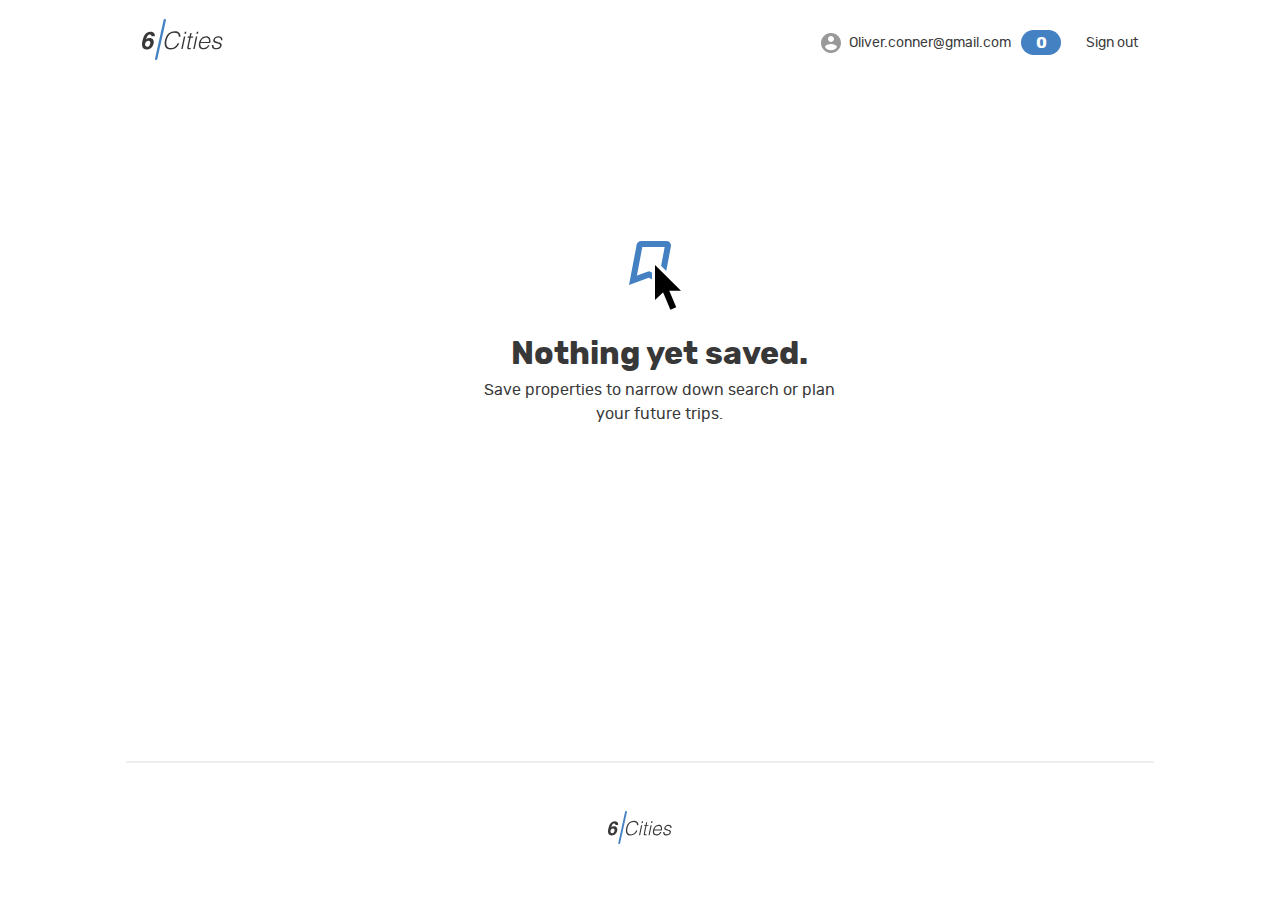
<file: markup/favorites-empty.html>
<!DOCTYPE html>
<html lang="en">
  <head>
    <meta charset="utf-8">
    <meta http-equiv="X-UA-Compatible" content="IE=edge">
    <meta name="viewport" content="width=device-width, initial-scale=1.0">
    <title>6 cities: favorites empty</title>
    <link rel="stylesheet" href="css/main.css">
  </head>

  <body>
    <div style="display: none">
      <!--
        Нет необходимости копировать данный блок в компоненты. Блок с `svg`-изображениями
        присутствует в разметке файла `index.html`.
      -->
      <svg xmlns="http://www.w3.org/2000/svg"><symbol id="icon-arrow-select" viewbox="0 0 7 4"><path fill-rule="evenodd" clip-rule="evenodd" d="M0 0l3.5 2.813L7 0v1.084L3.5 4 0 1.084V0z"></path></symbol><symbol id="icon-bookmark" viewbox="0 0 17 18"><path d="M3.993 2.185l.017-.092V2c0-.554.449-1 .99-1h10c.522 0 .957.41.997.923l-2.736 14.59-4.814-2.407-.39-.195-.408.153L1.31 16.44 3.993 2.185z"></path></symbol><symbol id="icon-star" viewbox="0 0 13 12"><path fill-rule="evenodd" clip-rule="evenodd" d="M6.5 9.644L10.517 12 9.451 7.56 13 4.573l-4.674-.386L6.5 0 4.673 4.187 0 4.573 3.549 7.56 2.483 12 6.5 9.644z"></path></symbol></svg>
    </div>

    <div class="page page--favorites-empty">
      <header class="header">
        <div class="container">
          <div class="header__wrapper">
            <div class="header__left">
              <a class="header__logo-link" href="main.html">
                <img class="header__logo" src="img/logo.svg" alt="6 cities logo" width="81" height="41">
              </a>
            </div>
            <nav class="header__nav">
              <ul class="header__nav-list">
                <li class="header__nav-item user">
                  <a class="header__nav-link header__nav-link--profile" href="#">
                    <div class="header__avatar-wrapper user__avatar-wrapper">
                    </div>
                    <span class="header__user-name user__name">Oliver.conner@gmail.com</span>
                    <span class="header__favorite-count">0</span>
                  </a>
                </li>
                <li class="header__nav-item">
                  <a class="header__nav-link" href="#">
                    <span class="header__signout">Sign out</span>
                  </a>
                </li>
              </ul>
            </nav>
          </div>
        </div>
      </header>

      <main class="page__main page__main--favorites page__main--favorites-empty">
        <div class="page__favorites-container container">
          <section class="favorites favorites--empty">
            <h1 class="visually-hidden">Favorites (empty)</h1>
            <div class="favorites__status-wrapper">
              <b class="favorites__status">Nothing yet saved.</b>
              <p class="favorites__status-description">Save properties to narrow down search or plan your future trips.</p>
            </div>
          </section>
        </div>
      </main>
      <footer class="footer">
        <a class="footer__logo-link" href="main.html">
          <img class="footer__logo" src="img/logo.svg" alt="6 cities logo" width="64" height="33">
        </a>
      </footer>
    </div>
  </body>
</html>
</file>
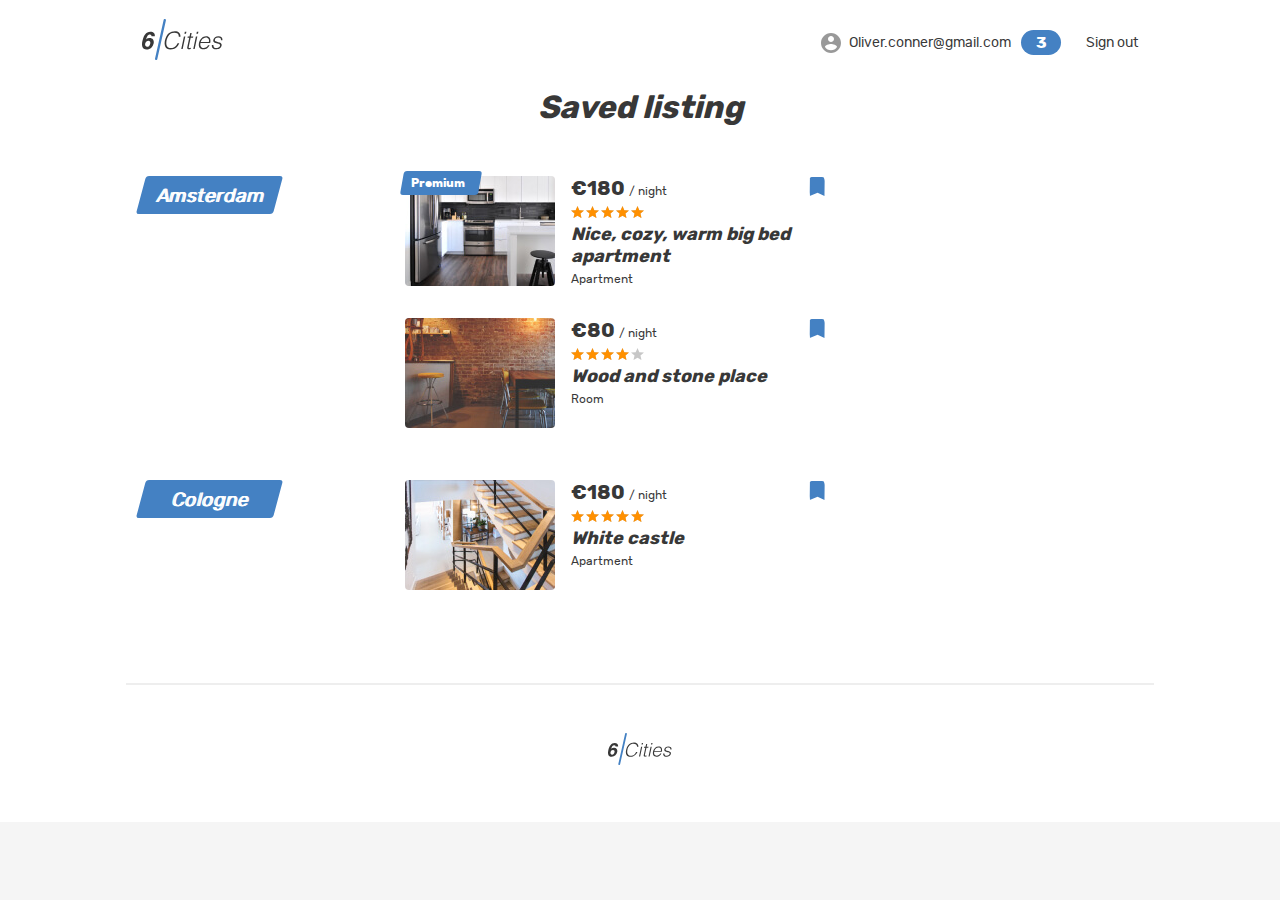
<file: markup/favorites.html>
<!DOCTYPE html>
<html lang="en">
  <head>
    <meta charset="utf-8">
    <meta http-equiv="X-UA-Compatible" content="IE=edge">
    <meta name="viewport" content="width=device-width, initial-scale=1.0">
    <title>6 cities: favorites</title>
    <link rel="stylesheet" href="css/main.css">
  </head>

  <body>
    <div style="display: none">
      <!--
        Нет необходимости копировать данный блок в компоненты. Блок с `svg`-изображениями
        присутствует в разметке файла `index.html`.
      -->
      <svg xmlns="http://www.w3.org/2000/svg"><symbol id="icon-arrow-select" viewbox="0 0 7 4"><path fill-rule="evenodd" clip-rule="evenodd" d="M0 0l3.5 2.813L7 0v1.084L3.5 4 0 1.084V0z"></path></symbol><symbol id="icon-bookmark" viewbox="0 0 17 18"><path d="M3.993 2.185l.017-.092V2c0-.554.449-1 .99-1h10c.522 0 .957.41.997.923l-2.736 14.59-4.814-2.407-.39-.195-.408.153L1.31 16.44 3.993 2.185z"></path></symbol><symbol id="icon-star" viewbox="0 0 13 12"><path fill-rule="evenodd" clip-rule="evenodd" d="M6.5 9.644L10.517 12 9.451 7.56 13 4.573l-4.674-.386L6.5 0 4.673 4.187 0 4.573 3.549 7.56 2.483 12 6.5 9.644z"></path></symbol></svg>
    </div>

    <div class="page">
      <header class="header">
        <div class="container">
          <div class="header__wrapper">
            <div class="header__left">
              <a class="header__logo-link" href="main.html">
                <img class="header__logo" src="img/logo.svg" alt="6 cities logo" width="81" height="41">
              </a>
            </div>
            <nav class="header__nav">
              <ul class="header__nav-list">
                <li class="header__nav-item user">
                  <a class="header__nav-link header__nav-link--profile" href="#">
                    <div class="header__avatar-wrapper user__avatar-wrapper">
                    </div>
                    <span class="header__user-name user__name">Oliver.conner@gmail.com</span>
                    <span class="header__favorite-count">3</span>
                  </a>
                </li>
                <li class="header__nav-item">
                  <a class="header__nav-link" href="#">
                    <span class="header__signout">Sign out</span>
                  </a>
                </li>
              </ul>
            </nav>
          </div>
        </div>
      </header>

      <main class="page__main page__main--favorites">
        <div class="page__favorites-container container">
          <section class="favorites">
            <h1 class="favorites__title">Saved listing</h1>
            <ul class="favorites__list">
              <li class="favorites__locations-items">
                <div class="favorites__locations locations locations--current">
                  <div class="locations__item">
                    <a class="locations__item-link" href="#">
                      <span>Amsterdam</span>
                    </a>
                  </div>
                </div>
                <div class="favorites__places">
                  <article class="favorites__card place-card">
                    <div class="place-card__mark">
                      <span>Premium</span>
                    </div>
                    <div class="favorites__image-wrapper place-card__image-wrapper">
                      <a href="#">
                        <img class="place-card__image" src="img/apartment-small-03.jpg" width="150" height="110" alt="Place image">
                      </a>
                    </div>
                    <div class="favorites__card-info place-card__info">
                      <div class="place-card__price-wrapper">
                        <div class="place-card__price">
                          <b class="place-card__price-value">&euro;180</b>
                          <span class="place-card__price-text">&#47;&nbsp;night</span>
                        </div>
                        <button class="place-card__bookmark-button place-card__bookmark-button--active button" type="button">
                          <svg class="place-card__bookmark-icon" width="18" height="19">
                            <use xlink:href="#icon-bookmark"></use>
                          </svg>
                          <span class="visually-hidden">In bookmarks</span>
                        </button>
                      </div>
                      <div class="place-card__rating rating">
                        <div class="place-card__stars rating__stars">
                          <span style="width: 100%"></span>
                          <span class="visually-hidden">Rating</span>
                        </div>
                      </div>
                      <h2 class="place-card__name">
                        <a href="#">Nice, cozy, warm big bed apartment</a>
                      </h2>
                      <p class="place-card__type">Apartment</p>
                    </div>
                  </article>

                  <article class="favorites__card place-card">
                    <div class="favorites__image-wrapper place-card__image-wrapper">
                      <a href="#">
                        <img class="place-card__image" src="img/room-small.jpg" width="150" height="110" alt="Place image">
                      </a>
                    </div>
                    <div class="favorites__card-info place-card__info">
                      <div class="place-card__price-wrapper">
                        <div class="place-card__price">
                          <b class="place-card__price-value">&euro;80</b>
                          <span class="place-card__price-text">&#47;&nbsp;night</span>
                        </div>
                        <button class="place-card__bookmark-button place-card__bookmark-button--active button" type="button">
                          <svg class="place-card__bookmark-icon" width="18" height="19">
                            <use xlink:href="#icon-bookmark"></use>
                          </svg>
                          <span class="visually-hidden">In bookmarks</span>
                        </button>
                      </div>
                      <div class="place-card__rating rating">
                        <div class="place-card__stars rating__stars">
                          <span style="width: 80%"></span>
                          <span class="visually-hidden">Rating</span>
                        </div>
                      </div>
                      <h2 class="place-card__name">
                        <a href="#">Wood and stone place</a>
                      </h2>
                      <p class="place-card__type">Room</p>
                    </div>
                  </article>
                </div>
              </li>

              <li class="favorites__locations-items">
                <div class="favorites__locations locations locations--current">
                  <div class="locations__item">
                    <a class="locations__item-link" href="#">
                      <span>Cologne</span>
                    </a>
                  </div>
                </div>
                <div class="favorites__places">
                  <article class="favorites__card place-card">
                    <div class="favorites__image-wrapper place-card__image-wrapper">
                      <a href="#">
                        <img class="place-card__image" src="img/apartment-small-04.jpg" width="150" height="110" alt="Place image">
                      </a>
                    </div>
                    <div class="favorites__card-info place-card__info">
                      <div class="place-card__price-wrapper">
                        <div class="place-card__price">
                          <b class="place-card__price-value">&euro;180</b>
                          <span class="place-card__price-text">&#47;&nbsp;night</span>
                        </div>
                        <button class="place-card__bookmark-button place-card__bookmark-button--active button" type="button">
                          <svg class="place-card__bookmark-icon" width="18" height="19">
                            <use xlink:href="#icon-bookmark"></use>
                          </svg>
                          <span class="visually-hidden">In bookmarks</span>
                        </button>
                      </div>
                      <div class="place-card__rating rating">
                        <div class="place-card__stars rating__stars">
                          <span style="width: 100%"></span>
                          <span class="visually-hidden">Rating</span>
                        </div>
                      </div>
                      <h2 class="place-card__name">
                        <a href="#">White castle</a>
                      </h2>
                      <p class="place-card__type">Apartment</p>
                    </div>
                  </article>
                </div>
              </li>
            </ul>
          </section>
        </div>
      </main>
      <footer class="footer container">
        <a class="footer__logo-link" href="main.html">
          <img class="footer__logo" src="img/logo.svg" alt="6 cities logo" width="64" height="33">
        </a>
      </footer>
    </div>
  </body>
</html>
</file>
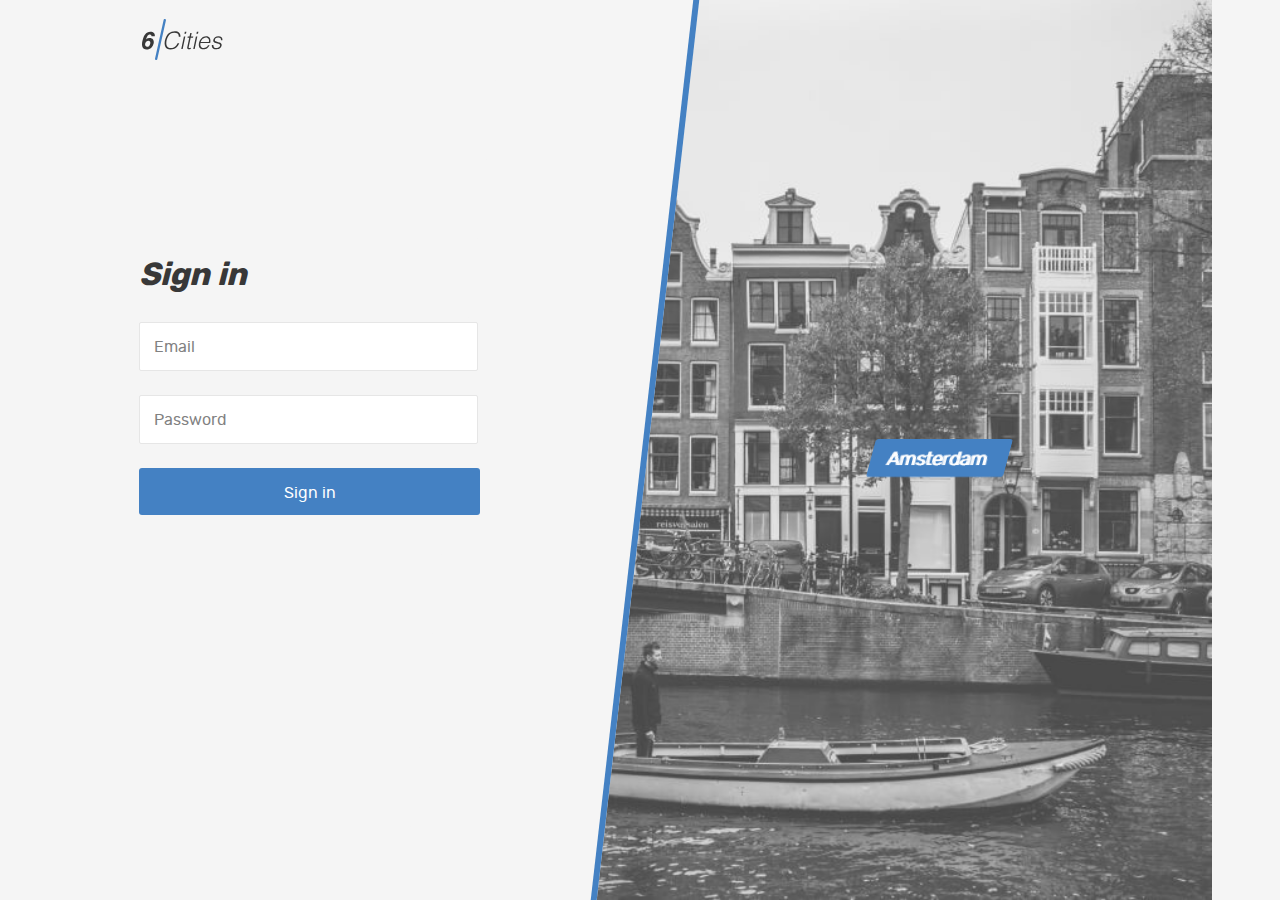
<file: markup/login.html>
<!DOCTYPE html>
<html lang="en">
  <head>
    <meta charset="utf-8">
    <meta http-equiv="X-UA-Compatible" content="IE=edge">
    <meta name="viewport" content="width=device-width, initial-scale=1.0">
    <title>6 cities: authorization</title>
    <link rel="stylesheet" href="css/main.css">
  </head>

  <body>
    <div style="display: none">
      <!--
        Нет необходимости копировать данный блок в компоненты. Блок с `svg`-изображениями
        присутствует в разметке файла `index.html`.
      -->
      <svg xmlns="http://www.w3.org/2000/svg"><symbol id="icon-arrow-select" viewbox="0 0 7 4"><path fill-rule="evenodd" clip-rule="evenodd" d="M0 0l3.5 2.813L7 0v1.084L3.5 4 0 1.084V0z"></path></symbol><symbol id="icon-bookmark" viewbox="0 0 17 18"><path d="M3.993 2.185l.017-.092V2c0-.554.449-1 .99-1h10c.522 0 .957.41.997.923l-2.736 14.59-4.814-2.407-.39-.195-.408.153L1.31 16.44 3.993 2.185z"></path></symbol><symbol id="icon-star" viewbox="0 0 13 12"><path fill-rule="evenodd" clip-rule="evenodd" d="M6.5 9.644L10.517 12 9.451 7.56 13 4.573l-4.674-.386L6.5 0 4.673 4.187 0 4.573 3.549 7.56 2.483 12 6.5 9.644z"></path></symbol></svg>
    </div>

    <div class="page page--gray page--login">
      <header class="header">
        <div class="container">
          <div class="header__wrapper">
            <div class="header__left">
              <a class="header__logo-link" href="main.html">
                <img class="header__logo" src="img/logo.svg" alt="6 cities logo" width="81" height="41">
              </a>
            </div>
          </div>
        </div>
      </header>

      <main class="page__main page__main--login">
        <div class="page__login-container container">
          <section class="login">
            <h1 class="login__title">Sign in</h1>
            <form class="login__form form" action="#" method="post">
              <div class="login__input-wrapper form__input-wrapper">
                <label class="visually-hidden">E-mail</label>
                <input class="login__input form__input" type="email" name="email" placeholder="Email" required="">
              </div>
              <div class="login__input-wrapper form__input-wrapper">
                <label class="visually-hidden">Password</label>
                <input class="login__input form__input" type="password" name="password" placeholder="Password" required="">
              </div>
              <button class="login__submit form__submit button" type="submit">Sign in</button>
            </form>
          </section>
          <section class="locations locations--login locations--current">
            <div class="locations__item">
              <a class="locations__item-link" href="#">
                <span>Amsterdam</span>
              </a>
            </div>
          </section>
        </div>
      </main>
    </div>
  </body>
</html>
</file>
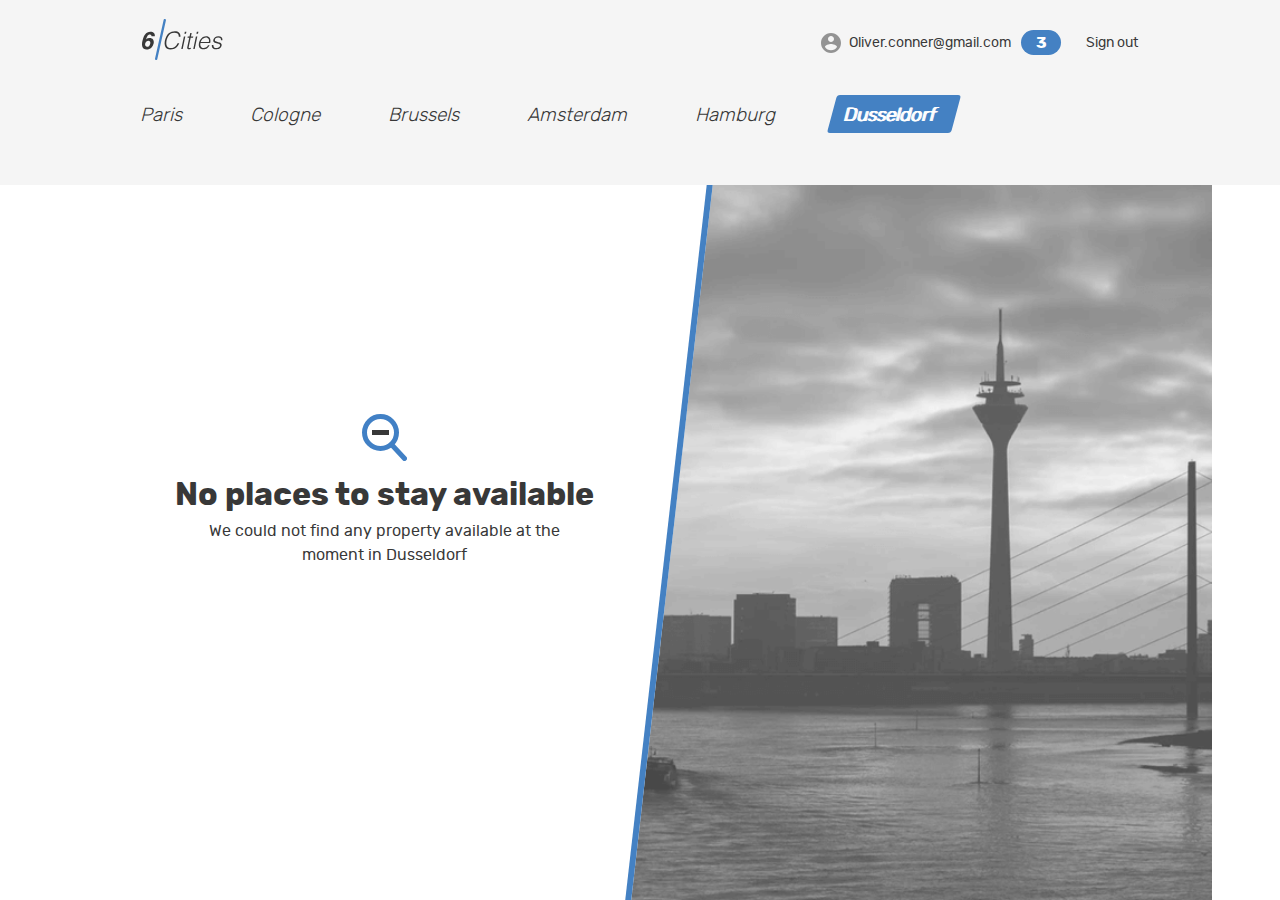
<file: markup/main-empty.html>
<!DOCTYPE html>
<html lang="en">
  <head>
    <meta charset="utf-8">
    <meta http-equiv="X-UA-Compatible" content="IE=edge">
    <meta name="viewport" content="width=device-width, initial-scale=1.0">
    <title>6 cities</title>
    <link rel="stylesheet" href="css/main.css">
  </head>

  <body>
    <div style="display: none">
      <!--
        Нет необходимости копировать данный блок в компоненты. Блок с `svg`-изображениями
        присутствует в разметке файла `index.html`.
      -->
      <svg xmlns="http://www.w3.org/2000/svg"><symbol id="icon-arrow-select" viewbox="0 0 7 4"><path fill-rule="evenodd" clip-rule="evenodd" d="M0 0l3.5 2.813L7 0v1.084L3.5 4 0 1.084V0z"></path></symbol><symbol id="icon-bookmark" viewbox="0 0 17 18"><path d="M3.993 2.185l.017-.092V2c0-.554.449-1 .99-1h10c.522 0 .957.41.997.923l-2.736 14.59-4.814-2.407-.39-.195-.408.153L1.31 16.44 3.993 2.185z"></path></symbol><symbol id="icon-star" viewbox="0 0 13 12"><path fill-rule="evenodd" clip-rule="evenodd" d="M6.5 9.644L10.517 12 9.451 7.56 13 4.573l-4.674-.386L6.5 0 4.673 4.187 0 4.573 3.549 7.56 2.483 12 6.5 9.644z"></path></symbol></svg>
    </div>

    <div class="page page--gray page--main">
      <header class="header">
        <div class="container">
          <div class="header__wrapper">
            <div class="header__left">
              <a class="header__logo-link header__logo-link--active">
                <img class="header__logo" src="img/logo.svg" alt="6 cities logo" width="81" height="41">
              </a>
            </div>
            <nav class="header__nav">
              <ul class="header__nav-list">
                <li class="header__nav-item user">
                  <a class="header__nav-link header__nav-link--profile" href="#">
                    <div class="header__avatar-wrapper user__avatar-wrapper">
                    </div>
                    <span class="header__user-name user__name">Oliver.conner@gmail.com</span>
                    <span class="header__favorite-count">3</span>
                  </a>
                </li>
                <li class="header__nav-item">
                  <a class="header__nav-link" href="#">
                    <span class="header__signout">Sign out</span>
                  </a>
                </li>
              </ul>
            </nav>
          </div>
        </div>
      </header>

      <main class="page__main page__main--index page__main--index-empty">
        <h1 class="visually-hidden">Cities</h1>
        <div class="tabs">
          <section class="locations container">
            <ul class="locations__list tabs__list">
              <li class="locations__item">
                <a class="locations__item-link tabs__item" href="#">
                  <span>Paris</span>
                </a>
              </li>
              <li class="locations__item">
                <a class="locations__item-link tabs__item" href="#">
                  <span>Cologne</span>
                </a>
              </li>
              <li class="locations__item">
                <a class="locations__item-link tabs__item" href="#">
                  <span>Brussels</span>
                </a>
              </li>
              <li class="locations__item">
                <a class="locations__item-link tabs__item">
                  <span>Amsterdam</span>
                </a>
              </li>
              <li class="locations__item">
                <a class="locations__item-link tabs__item" href="#">
                  <span>Hamburg</span>
                </a>
              </li>
              <li class="locations__item">
                <a class="locations__item-link tabs__item tabs__item--active" href="#">
                  <span>Dusseldorf</span>
                </a>
              </li>
            </ul>
          </section>
        </div>
        <div class="cities">
          <div class="cities__places-container cities__places-container--empty container">
            <section class="cities__no-places">
              <div class="cities__status-wrapper tabs__content">
                <b class="cities__status">No places to stay available</b>
                <p class="cities__status-description">We could not find any property available at the moment in Dusseldorf</p>
              </div>
            </section>
            <div class="cities__right-section"></div>
          </div>
        </div>
      </main>
    </div></body>

</html>
</file>
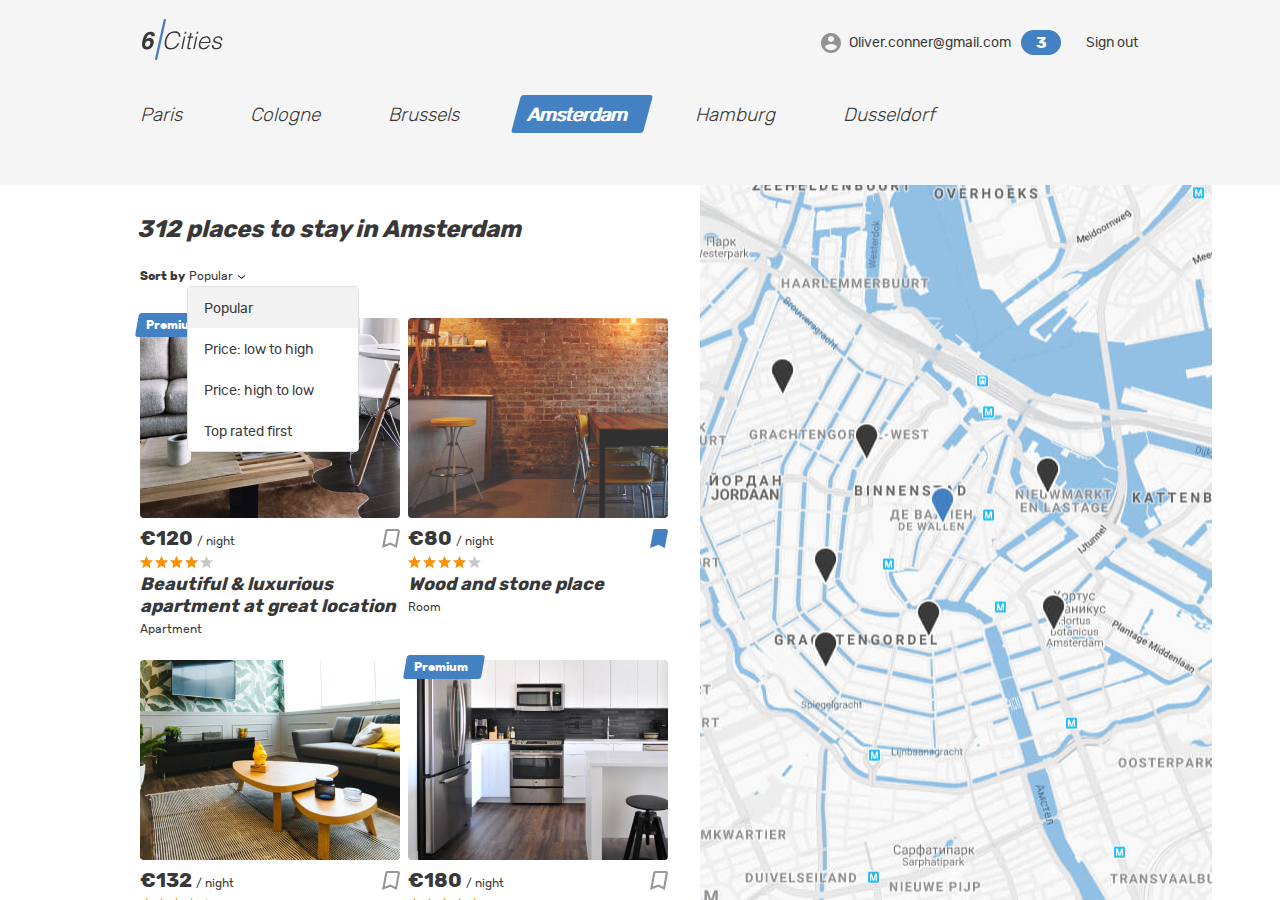
<file: markup/main.html>
<!DOCTYPE html>
<html lang="en">
  <head>
    <meta charset="utf-8">
    <meta http-equiv="X-UA-Compatible" content="IE=edge">
    <meta name="viewport" content="width=device-width, initial-scale=1.0">
    <title>6 cities</title>
    <link rel="stylesheet" href="css/main.css">
  </head>

  <body>
    <div style="display: none">
      <!--
        Нет необходимости копировать данный блок в компоненты. Блок с `svg`-изображениями
        присутствует в разметке файла `index.html`.
      -->
      <svg xmlns="http://www.w3.org/2000/svg"><symbol id="icon-arrow-select" viewbox="0 0 7 4"><path fill-rule="evenodd" clip-rule="evenodd" d="M0 0l3.5 2.813L7 0v1.084L3.5 4 0 1.084V0z"></path></symbol><symbol id="icon-bookmark" viewbox="0 0 17 18"><path d="M3.993 2.185l.017-.092V2c0-.554.449-1 .99-1h10c.522 0 .957.41.997.923l-2.736 14.59-4.814-2.407-.39-.195-.408.153L1.31 16.44 3.993 2.185z"></path></symbol><symbol id="icon-star" viewbox="0 0 13 12"><path fill-rule="evenodd" clip-rule="evenodd" d="M6.5 9.644L10.517 12 9.451 7.56 13 4.573l-4.674-.386L6.5 0 4.673 4.187 0 4.573 3.549 7.56 2.483 12 6.5 9.644z"></path></symbol></svg>
    </div>

    <div class="page page--gray page--main">
      <header class="header">
        <div class="container">
          <div class="header__wrapper">
            <div class="header__left">
              <a class="header__logo-link header__logo-link--active">
                <img class="header__logo" src="img/logo.svg" alt="6 cities logo" width="81" height="41">
              </a>
            </div>
            <nav class="header__nav">
              <ul class="header__nav-list">
                <li class="header__nav-item user">
                  <a class="header__nav-link header__nav-link--profile" href="#">
                    <div class="header__avatar-wrapper user__avatar-wrapper">
                    </div>
                    <span class="header__user-name user__name">Oliver.conner@gmail.com</span>
                    <span class="header__favorite-count">3</span>
                  </a>
                </li>
                <li class="header__nav-item">
                  <a class="header__nav-link" href="#">
                    <span class="header__signout">Sign out</span>
                  </a>
                </li>
              </ul>
            </nav>
          </div>
        </div>
      </header>

      <main class="page__main page__main--index">
        <h1 class="visually-hidden">Cities</h1>
        <div class="tabs">
          <section class="locations container">
            <ul class="locations__list tabs__list">
              <li class="locations__item">
                <a class="locations__item-link tabs__item" href="#">
                  <span>Paris</span>
                </a>
              </li>
              <li class="locations__item">
                <a class="locations__item-link tabs__item" href="#">
                  <span>Cologne</span>
                </a>
              </li>
              <li class="locations__item">
                <a class="locations__item-link tabs__item" href="#">
                  <span>Brussels</span>
                </a>
              </li>
              <li class="locations__item">
                <a class="locations__item-link tabs__item tabs__item--active">
                  <span>Amsterdam</span>
                </a>
              </li>
              <li class="locations__item">
                <a class="locations__item-link tabs__item" href="#">
                  <span>Hamburg</span>
                </a>
              </li>
              <li class="locations__item">
                <a class="locations__item-link tabs__item" href="#">
                  <span>Dusseldorf</span>
                </a>
              </li>
            </ul>
          </section>
        </div>
        <div class="cities">
          <div class="cities__places-container container">
            <section class="cities__places places">
              <h2 class="visually-hidden">Places</h2>
              <b class="places__found">312 places to stay in Amsterdam</b>
              <form class="places__sorting" action="#" method="get">
                <span class="places__sorting-caption">Sort by</span>
                <span class="places__sorting-type" tabindex="0">
                  Popular
                  <svg class="places__sorting-arrow" width="7" height="4">
                    <use xlink:href="#icon-arrow-select"></use>
                  </svg>
                </span>
                <ul class="places__options places__options--custom places__options--opened">
                  <li class="places__option places__option--active" tabindex="0">Popular</li>
                  <li class="places__option" tabindex="0">Price: low to high</li>
                  <li class="places__option" tabindex="0">Price: high to low</li>
                  <li class="places__option" tabindex="0">Top rated first</li>
                </ul>
              </form>
              <div class="cities__places-list places__list tabs__content">
                <article class="cities__card place-card">
                  <div class="place-card__mark">
                    <span>Premium</span>
                  </div>
                  <div class="cities__image-wrapper place-card__image-wrapper">
                    <a href="#">
                      <img class="place-card__image" src="img/apartment-01.jpg" width="260" height="200" alt="Place image">
                    </a>
                  </div>
                  <div class="place-card__info">
                    <div class="place-card__price-wrapper">
                      <div class="place-card__price">
                        <b class="place-card__price-value">&euro;120</b>
                        <span class="place-card__price-text">&#47;&nbsp;night</span>
                      </div>
                      <button class="place-card__bookmark-button button" type="button">
                        <svg class="place-card__bookmark-icon" width="18" height="19">
                          <use xlink:href="#icon-bookmark"></use>
                        </svg>
                        <span class="visually-hidden">To bookmarks</span>
                      </button>
                    </div>
                    <div class="place-card__rating rating">
                      <div class="place-card__stars rating__stars">
                        <span style="width: 80%"></span>
                        <span class="visually-hidden">Rating</span>
                      </div>
                    </div>
                    <h2 class="place-card__name">
                      <a href="#">Beautiful &amp; luxurious apartment at great location</a>
                    </h2>
                    <p class="place-card__type">Apartment</p>
                  </div>
                </article>

                <article class="cities__card place-card">
                  <div class="cities__image-wrapper place-card__image-wrapper">
                    <a href="#">
                      <img class="place-card__image" src="img/room.jpg" width="260" height="200" alt="Place image">
                    </a>
                  </div>
                  <div class="place-card__info">
                    <div class="place-card__price-wrapper">
                      <div class="place-card__price">
                        <b class="place-card__price-value">&euro;80</b>
                        <span class="place-card__price-text">&#47;&nbsp;night</span>
                      </div>
                      <button class="place-card__bookmark-button place-card__bookmark-button--active button" type="button">
                        <svg class="place-card__bookmark-icon" width="18" height="19">
                          <use xlink:href="#icon-bookmark"></use>
                        </svg>
                        <span class="visually-hidden">In bookmarks</span>
                      </button>
                    </div>
                    <div class="place-card__rating rating">
                      <div class="place-card__stars rating__stars">
                        <span style="width: 80%"></span>
                        <span class="visually-hidden">Rating</span>
                      </div>
                    </div>
                    <h2 class="place-card__name">
                      <a href="#">Wood and stone place</a>
                    </h2>
                    <p class="place-card__type">Room</p>
                  </div>
                </article>

                <article class="cities__card place-card">
                  <div class="cities__image-wrapper place-card__image-wrapper">
                    <a href="#">
                      <img class="place-card__image" src="img/apartment-02.jpg" width="260" height="200" alt="Place image">
                    </a>
                  </div>
                  <div class="place-card__info">
                    <div class="place-card__price-wrapper">
                      <div class="place-card__price">
                        <b class="place-card__price-value">&euro;132</b>
                        <span class="place-card__price-text">&#47;&nbsp;night</span>
                      </div>
                      <button class="place-card__bookmark-button button" type="button">
                        <svg class="place-card__bookmark-icon" width="18" height="19">
                          <use xlink:href="#icon-bookmark"></use>
                        </svg>
                        <span class="visually-hidden">To bookmarks</span>
                      </button>
                    </div>
                    <div class="place-card__rating rating">
                      <div class="place-card__stars rating__stars">
                        <span style="width: 80%"></span>
                        <span class="visually-hidden">Rating</span>
                      </div>
                    </div>
                    <h2 class="place-card__name">
                      <a href="#">Canal View Prinsengracht</a>
                    </h2>
                    <p class="place-card__type">Apartment</p>
                  </div>
                </article>

                <article class="cities__card place-card">
                  <div class="place-card__mark">
                    <span>Premium</span>
                  </div>
                  <div class="cities__image-wrapper place-card__image-wrapper">
                    <a href="#">
                      <img class="place-card__image" src="img/apartment-03.jpg" width="260" height="200" alt="Place image">
                    </a>
                  </div>
                  <div class="place-card__info">
                    <div class="place-card__price-wrapper">
                      <div class="place-card__price">
                        <b class="place-card__price-value">&euro;180</b>
                        <span class="place-card__price-text">&#47;&nbsp;night</span>
                      </div>
                      <button class="place-card__bookmark-button button" type="button">
                        <svg class="place-card__bookmark-icon" width="18" height="19">
                          <use xlink:href="#icon-bookmark"></use>
                        </svg>
                        <span class="visually-hidden">To bookmarks</span>
                      </button>
                    </div>
                    <div class="place-card__rating rating">
                      <div class="place-card__stars rating__stars">
                        <span style="width: 100%"></span>
                        <span class="visually-hidden">Rating</span>
                      </div>
                    </div>
                    <h2 class="place-card__name">
                      <a href="#">Nice, cozy, warm big bed apartment</a>
                    </h2>
                    <p class="place-card__type">Apartment</p>
                  </div>
                </article>

                <article class="cities__card place-card">
                  <div class="cities__image-wrapper place-card__image-wrapper">
                    <a href="#">
                      <img class="place-card__image" src="img/room.jpg" width="260" height="200" alt="Place image">
                    </a>
                  </div>
                  <div class="place-card__info">
                    <div class="place-card__price-wrapper">
                      <div class="place-card__price">
                        <b class="place-card__price-value">&euro;80</b>
                        <span class="place-card__price-text">&#47;&nbsp;night</span>
                      </div>
                      <button class="place-card__bookmark-button place-card__bookmark-button--active button" type="button">
                        <svg class="place-card__bookmark-icon" width="18" height="19">
                          <use xlink:href="#icon-bookmark"></use>
                        </svg>
                        <span class="visually-hidden">In bookmarks</span>
                      </button>
                    </div>
                    <div class="place-card__rating rating">
                      <div class="place-card__stars rating__stars">
                        <span style="width: 80%"></span>
                        <span class="visually-hidden">Rating</span>
                      </div>
                    </div>
                    <h2 class="place-card__name">
                      <a href="#">Wood and stone place</a>
                    </h2>
                    <p class="place-card__type">Room</p>
                  </div>
                </article>
              </div>
            </section>
            <div class="cities__right-section">
              <section class="cities__map map"></section>
            </div>
          </div>
        </div>
      </main>
    </div>
  </body>
</html>
</file>
<file: markup/css/main.css>
/*! normalize.css v8.0.1 | MIT License | github.com/necolas/normalize.css */html{line-height:1.15;-webkit-text-size-adjust:100%}body{margin:0}main{display:block}h1{font-size:2em;margin:.67em 0}hr{-webkit-box-sizing:content-box;box-sizing:content-box;height:0;overflow:visible}pre{font-family:monospace,monospace;font-size:1em}a{background-color:transparent}abbr[title]{border-bottom:none;text-decoration:underline;-webkit-text-decoration:underline dotted;text-decoration:underline dotted}b,strong{font-weight:bolder}code,kbd,samp{font-family:monospace,monospace;font-size:1em}small{font-size:80%}sub,sup{font-size:75%;line-height:0;position:relative;vertical-align:baseline}sub{bottom:-.25em}sup{top:-.5em}img{border-style:none}button,input,optgroup,select,textarea{font-family:inherit;font-size:100%;line-height:1.15;margin:0}button,input{overflow:visible}button,select{text-transform:none}[type=button],[type=reset],[type=submit],button{-webkit-appearance:button}[type=button]::-moz-focus-inner,[type=reset]::-moz-focus-inner,[type=submit]::-moz-focus-inner,button::-moz-focus-inner{border-style:none;padding:0}[type=button]:-moz-focusring,[type=reset]:-moz-focusring,[type=submit]:-moz-focusring,button:-moz-focusring{outline:1px dotted ButtonText}fieldset{padding:.35em .75em .625em}legend{-webkit-box-sizing:border-box;box-sizing:border-box;color:inherit;display:table;max-width:100%;padding:0;white-space:normal}progress{vertical-align:baseline}textarea{overflow:auto}[type=checkbox],[type=radio]{-webkit-box-sizing:border-box;box-sizing:border-box;padding:0}[type=number]::-webkit-inner-spin-button,[type=number]::-webkit-outer-spin-button{height:auto}[type=search]{-webkit-appearance:textfield;outline-offset:-2px}[type=search]::-webkit-search-decoration{-webkit-appearance:none}::-webkit-file-upload-button{-webkit-appearance:button;font:inherit}details{display:block}summary{display:list-item}template{display:none}[hidden]{display:none}@font-face{font-family:rubik;font-style:normal;font-weight:300;src:url(../fonts/rubik-light.woff2) format("woff2"),url(../fonts/rubik-light.woff) format("woff"),url(../fonts/rubik-light.ttf) format("truetype");font-display:swap}@font-face{font-family:rubik;font-style:normal;font-weight:400;src:url(../fonts/rubik-regular.woff2) format("woff2"),url(../fonts/rubik-regular.woff) format("woff"),url(../fonts/rubik-regular.ttf) format("truetype");font-display:swap}@font-face{font-family:rubik;font-style:normal;font-weight:500;src:url(../fonts/rubik-medium.woff2) format("woff2"),url(../fonts/rubik-medium.woff) format("woff"),url(../fonts/rubik-medium.ttf) format("truetype");font-display:swap}@font-face{font-family:rubik;font-style:normal;font-weight:700;src:url(../fonts/rubik-bold.woff2) format("woff2"),url(../fonts/rubik-bold.woff) format("woff"),url(../fonts/rubik-bold.ttf) format("truetype");font-display:swap}body,html{width:100%;min-width:1144px;margin:0;padding:0;font-family:rubik,arial,sans-serif;font-weight:400;font-style:normal;font-size:16px;line-height:1.15;color:#383838;background-color:#f5f5f5;-webkit-font-smoothing:antialiased;font-smoothing:antialiased;-webkit-box-sizing:border-box;box-sizing:border-box}*,::after,::before{-webkit-box-sizing:inherit;box-sizing:inherit}a{color:inherit;text-decoration:none;-webkit-transition:color .3s,opacity .3s;transition:color .3s,opacity .3s;cursor:pointer;outline:0}textarea{resize:none}img{max-width:100%;height:auto}.visually-hidden{position:absolute;width:1px;height:1px;margin:-1px;border:0;padding:0;white-space:nowrap;-webkit-clip-path:inset(100%);clip-path:inset(100%);clip:rect(0 0 0 0);overflow:hidden}.container{width:1144px;margin-left:auto;margin-right:auto;padding-left:58px;padding-right:58px}.button{padding:0;background:0 0;border:none;text-decoration:none;cursor:pointer;display:inline-block;font:inherit;text-align:center;word-break:break-word;word-wrap:wrap;overflow-wrap:break-word;-webkit-transition:color .3s,background-color .3s;transition:color .3s,background-color .3s;outline:0}.page{background-color:#fff}.page--login{display:-webkit-box;display:-ms-flexbox;display:flex;-webkit-box-orient:vertical;-webkit-box-direction:normal;-ms-flex-direction:column;flex-direction:column;width:1144px;margin-left:auto;margin-right:auto;background-image:linear-gradient(to right,#f5f5f5 509px,transparent 509px),url(../img/amsterdam.jpg);background-position:top left,right top;height:100vh;background-size:auto,auto 100%;background-repeat:no-repeat,no-repeat;overflow:hidden}@media (-webkit-min-device-pixel-ratio:1.5),(min-resolution:144dpi),(min-resolution:1.5dppx){.page--login{background-image:linear-gradient(to right,#f5f5f5 509px,transparent 509px),url(../img/amsterdam@2x.jpg)}}@media (max-height:720px){.page--login{background-size:auto,auto 715px}}.page--favorites-empty{display:-webkit-box;display:-ms-flexbox;display:flex;-webkit-box-orient:vertical;-webkit-box-direction:normal;-ms-flex-direction:column;flex-direction:column;height:100vh}.page--main{display:-webkit-box;display:-ms-flexbox;display:flex;-webkit-box-orient:vertical;-webkit-box-direction:normal;-ms-flex-direction:column;flex-direction:column;height:100vh}.page--gray{background-color:#f5f5f5}.page__main--offer{padding-bottom:129px}.page__main--login{display:-webkit-box;display:-ms-flexbox;display:flex;-webkit-box-flex:1;-ms-flex-positive:1;flex-grow:1}.page__main--favorites{padding-top:11px}.page__main--favorites-empty{display:-webkit-box;display:-ms-flexbox;display:flex;-webkit-box-flex:1;-ms-flex-positive:1;flex-grow:1}.page__main--favorites-empty .page__favorites-container{display:-webkit-box;display:-ms-flexbox;display:flex}.page__main--index{display:-webkit-box;display:-ms-flexbox;display:flex;-webkit-box-flex:1;-ms-flex-positive:1;flex-grow:1;-webkit-box-orient:vertical;-webkit-box-direction:normal;-ms-flex-direction:column;flex-direction:column;overflow-y:hidden}.page__login-container{display:-webkit-box;display:-ms-flexbox;display:flex}.header__wrapper{display:-webkit-box;display:-ms-flexbox;display:flex;-webkit-box-align:start;-ms-flex-align:start;align-items:flex-start;padding:19px 16px 0}.header__left{display:-webkit-box;display:-ms-flexbox;display:flex;-ms-flex-wrap:wrap;flex-wrap:wrap;-ms-flex-negative:0;flex-shrink:0;margin-right:auto}.header__logo-link{margin-bottom:15px}.header__logo-link:not(.header__logo-link--active):focus,.header__logo-link:not(.header__logo-link--active):hover{opacity:.5}.header__nav{display:-webkit-box;display:-ms-flexbox;display:flex;-ms-flex-negative:0;flex-shrink:0;-ms-flex-wrap:wrap;flex-wrap:wrap;margin-top:11px;margin-left:30px}.header__nav-list{margin:0;padding:0;list-style:none;display:-webkit-box;display:-ms-flexbox;display:flex;-ms-flex-wrap:wrap;flex-wrap:wrap;-webkit-box-align:start;-ms-flex-align:start;align-items:flex-start}.header__nav-item{display:-webkit-box;display:-ms-flexbox;display:flex;min-height:25px;margin-bottom:15px}.header__nav-item:not(:last-child){margin-right:15px}.header__nav-link{display:-webkit-box;display:-ms-flexbox;display:flex;position:relative;-webkit-box-align:center;-ms-flex-align:center;align-items:center;font-size:14px;line-height:1.2143;-webkit-transition:text-shadow .3s;transition:text-shadow .3s}.header__nav-link:focus,.header__nav-link:hover{text-shadow:.5px 0 0,-.5px 0 0}.header__avatar-wrapper{width:20px;height:20px;margin-right:8px}.header__login{padding-top:2px;padding-right:8px}.header__signout,.header__user-name{padding-top:2px}.header__favorite-count{display:inline-block;min-width:40px;height:25px;margin:0 10px;padding:5px;font-size:16px;font-weight:600;line-height:16px;text-align:center;color:#fff;background:#4481c3;border-radius:15px}.user__avatar-wrapper{background-image:url(../img/avatar.svg);background-size:100%;background-repeat:no-repeat}.user__avatar{border-radius:50%}.rating__stars{position:relative;display:block;font-size:0}.rating__stars::before{content:"";display:inline-block;height:100%;background:url(../img/stars.svg) transparent no-repeat center}.rating__stars span{position:absolute;top:0;left:0;display:inline-block;height:100%;overflow:hidden}.rating__stars span::before{content:"";display:inline-block;height:100%;background:url(../img/stars-active.svg) transparent no-repeat center}.cities{display:-webkit-box;display:-ms-flexbox;display:flex;-webkit-box-flex:1;-ms-flex-positive:1;flex-grow:1;background-color:#fff;overflow-y:hidden}.cities__places-container{display:-webkit-box;display:-ms-flexbox;display:flex;padding-right:0}.cities__places-container--empty{padding-right:0}.cities__no-places{position:relative;width:498px;padding-left:18px}.cities__no-places::after{content:"";position:absolute;width:12.06vh;min-width:100px;max-width:120px;height:100%;bottom:0;right:-48px;background-color:#fff;border-right:6px solid #4481c3;-webkit-transform:skew(-6.5deg);transform:skew(-6.5deg)}.cities__places{width:572px;margin-top:2px;margin-right:2px;padding-top:29px;padding-bottom:7px;padding-left:9px;overflow-y:auto}.cities__places-list{display:-webkit-box;display:-ms-flexbox;display:flex;-ms-flex-wrap:wrap;flex-wrap:wrap;margin-left:-8px;padding-left:5px}.cities__card{width:260px;margin-left:8px;margin-bottom:24px}.page__main--index-empty .cities__right-section{background-image:url(../img/no-places@2x.png);background-size:auto 119%;background-repeat:no-repeat;background-position:right 100%}@media (-webkit-min-device-pixel-ratio:1.5),(min-resolution:144dpi),(min-resolution:1.5dppx){.page__main--index-empty .cities__right-section{background-image:url(../img/no-places@2x.png)}}@media (max-height:780px){.page__main--index-empty .cities__right-section{background-position:right center;background-size:100% auto}}.cities__right-section{display:-webkit-box;display:-ms-flexbox;display:flex;-webkit-box-flex:1;-ms-flex-positive:1;flex-grow:1}.cities__map{width:100%;-ms-flex-item-align:stretch;align-self:stretch;background-image:url(../img/map.jpg);background-size:682px auto;background-repeat:no-repeat;background-position:-170px center}@media (-webkit-min-device-pixel-ratio:1.5),(min-resolution:144dpi),(min-resolution:1.5dppx){.cities__map{background-image:url(../img/map@2x.jpg);background-size:682px 794px}}@media (min-height:980px){.cities__map{background-size:cover}}.cities__status-wrapper{position:relative;z-index:1;width:auto;margin-top:25.4vh;margin-right:auto;margin-left:auto;padding-top:62px;text-align:center;background-image:url(../img/ico-no-results.svg);background-size:45px 47px;background-position:center top;background-repeat:no-repeat}.cities__status{display:block;margin-bottom:5px;font-size:32px;line-height:1.1875}.cities__status-description{margin-top:0;margin-bottom:0;padding:0 45px;font-size:16px;line-height:1.5}.locations--login{display:-webkit-box;display:-ms-flexbox;display:flex;-webkit-box-pack:center;-ms-flex-pack:center;justify-content:center;-webkit-box-align:center;-ms-flex-align:center;align-items:center;-webkit-box-flex:1;-ms-flex-positive:1;flex-grow:1;padding:0 51px 63px 130px}.locations--login .locations__item-link{padding:9px 21px 6px 16px;-webkit-backface-visibility:hidden;backface-visibility:hidden}.locations--current .locations__item{margin:0}.locations--current .locations__item-link{color:#fff;background-color:#4481c3;text-shadow:1px 0 0,.5px 0 0,-1px 0 0}.locations__list{margin:0;padding:0;list-style:none;display:-webkit-box;display:-ms-flexbox;display:flex;-ms-flex-wrap:wrap;flex-wrap:wrap;-webkit-box-align:start;-ms-flex-align:start;align-items:flex-start;padding:16px 3px 33px}.locations__item{display:block;margin-right:36px;margin-bottom:19px}.favorites__locations .locations__item-link{min-width:137px;padding:9px 14px 6px 15px;text-align:center;letter-spacing:.9px}.locations__item-link{display:block;padding:9px 21px 6px 11px;font-size:19px;line-height:1.211;font-weight:300;font-style:oblique;-webkit-transform:skew(-15deg);transform:skew(-15deg);border-radius:3px;-webkit-transition:background .3s,color .3s,text-shadow .3s;transition:background .3s,color .3s,text-shadow .3s}.locations__item-link span{display:block;-webkit-transform:skew(15deg);transform:skew(15deg)}.locations__item-link:focus,.locations__item-link:hover{text-shadow:1px 0 0,.5px 0 0,-1px 0 0}.locations__item-link.tabs__item--active{text-shadow:1px 0 0,.5px 0 0,-1px 0 0;color:#fff;background-color:#4481c3}.places__found{display:block;margin-bottom:22px;padding-left:2px;font-size:24px;line-height:1.167;font-weight:700;font-style:oblique}.places__sorting{position:relative;margin-bottom:33px;padding-left:5px}.places__sorting-arrow{position:absolute;top:55%;-webkit-transform:translateY(-50%);transform:translateY(-50%);right:0;fill:#0d0d0d}.places__options{margin:0;padding:0;list-style:none;background-color:#fff;border:1px solid #dfdfdf;border-radius:4px}.places__options--custom{position:absolute;top:calc(100% + 1px);left:52px;z-index:1;display:none}.places__options--opened{display:block}.places__option{min-width:170px;padding:14px 16px 10px;font-size:14px;line-height:1.2143;-webkit-transition:background .3s;transition:background .3s;outline:0;cursor:pointer}.places__option--active,.places__option:focus,.places__option:hover{background-color:#f2f2f2}.places__option:selected{background-color:#f2f2f2}.places__sorting-caption{font-size:12px;line-height:1.167;font-weight:700}.places__sorting-type{position:relative;display:inline-block;padding-right:12px;font-size:12px;line-height:1.167;cursor:pointer}.place-card{position:relative}.place-card:hover{opacity:.6}.place-card__image-wrapper{margin-bottom:9px}.place-card__image{display:block;border-radius:4px}.place-card__info{-webkit-box-flex:1;-ms-flex-positive:1;flex-grow:1}.place-card__price-wrapper{display:-webkit-box;display:-ms-flexbox;display:flex;-webkit-box-align:start;-ms-flex-align:start;align-items:flex-start;-webkit-box-pack:justify;-ms-flex-pack:justify;justify-content:space-between;margin-bottom:5px}.place-card__price{margin-right:20px}.favorites__card .place-card__bookmark-button{margin-top:0;-webkit-transform:skew(10deg);transform:skew(10deg)}.place-card__bookmark-button{-ms-flex-negative:0;flex-shrink:0;width:18px;height:19px;margin-top:2px}.place-card__bookmark-button:focus .place-card__bookmark-icon,.place-card__bookmark-button:hover .place-card__bookmark-icon{stroke:#4481c3}.place-card__bookmark-button--active .place-card__bookmark-icon{stroke:#4481c3;fill:#4481c3}.place-card__bookmark-icon{fill:none;stroke:#979797;stroke-width:2;-webkit-transition:fill .3s,stroke .3s;transition:fill .3s,stroke .3s}.place-card__price-value{font-size:20px;line-height:1.2;font-weight:700}.place-card__price-text{font-size:12px;line-height:1.1667}.place-card__rating{margin-bottom:6px}.place-card__stars{width:73px;height:12px}.place-card__stars::before{width:73px;background-size:73px 12px}.place-card__stars span{width:0%}.place-card__stars span::before{width:73px;background-size:73px 12px}.place-card__name{margin-top:0;margin-bottom:4px;font-size:18px;line-height:1.223;font-weight:700;font-style:oblique}.place-card__name a{display:inline-block}.place-card__name a:focus,.place-card__name a:hover{opacity:.7}.place-card__type{margin-top:0;margin-bottom:0;font-size:12px;line-height:1.1667}.place-card__mark{position:absolute;top:-5px;left:-3px;padding:5px 15px 5px 9px;font-size:12px;line-height:1.1667;font-weight:700;color:#fff;background-color:#4481c3;-webkit-transform:skew(-10deg);transform:skew(-10deg);border-radius:3px}.place-card__mark span{display:block;-webkit-transform:skew(10deg);transform:skew(10deg)}.offer__gallery-container{padding-left:52px;padding-right:52px}.offer__gallery{position:relative;display:-webkit-box;display:-ms-flexbox;display:flex;-webkit-box-align:start;-ms-flex-align:start;align-items:flex-start;-ms-flex-wrap:wrap;flex-wrap:wrap;-webkit-box-pack:center;-ms-flex-pack:center;justify-content:center;width:785px;margin-right:auto;margin-left:auto;max-height:452px;margin-bottom:30px;overflow:hidden}.offer__gallery::before{content:"";position:absolute;top:-1px;left:0;width:34px;height:100%;background-image:url(../img/triangle.svg);background-repeat:no-repeat;background-size:34px 452px;-webkit-transform:rotate(180deg);transform:rotate(180deg)}.offer__gallery::after{content:"";position:absolute;top:-1px;right:0;width:34px;height:100%;background-image:url(../img/triangle.svg);background-repeat:no-repeat;background-size:34px 452px}.offer__image-wrapper{display:-webkit-box;display:-ms-flexbox;display:flex;-webkit-box-pack:center;-ms-flex-pack:center;justify-content:center;-webkit-box-align:center;-ms-flex-align:center;align-items:center;margin-bottom:2px;margin-right:2px;width:260px;height:200px;overflow:hidden}.offer__image-wrapper:nth-child(3n){margin-right:0}.offer__image{display:block;min-width:100%;min-height:100%;-webkit-box-flex:1;-ms-flex-positive:1;flex-grow:1}.offer__container{position:relative;overflow-x:hidden}.offer__wrapper{display:-webkit-box;display:-ms-flexbox;display:flex;-webkit-box-orient:vertical;-webkit-box-direction:normal;-ms-flex-direction:column;flex-direction:column;-webkit-box-align:center;-ms-flex-align:center;align-items:center;max-width:613px;margin-right:auto;margin-left:auto}.offer__mark{margin-bottom:8px;padding:7px 11px 3px 8px;font-size:16px;line-height:1.1875;font-weight:700;font-style:oblique;color:#fff;background-color:#4481c3;-webkit-transform:skew(-10deg);transform:skew(-10deg);border-radius:2px;background-color:#4481c3}.offer__mark span{display:block;-webkit-transform:skew(10deg);transform:skew(10deg)}.offer__name{margin-top:0;margin-bottom:7px;padding:0 28px;font-size:38px;line-height:1.21053;font-weight:700;font-style:oblique;text-align:center}.offer__bookmark-button{position:absolute;top:41px;right:93px;width:31px;height:33px;margin-top:2px}.offer__bookmark-button:focus .offer__bookmark-icon,.offer__bookmark-button:hover .offer__bookmark-icon{stroke:#4481c3}.offer__bookmark-button--active .offer__bookmark-icon{stroke:#4481c3;fill:#4481c3}.offer__bookmark-icon{fill:none;stroke:#979797;stroke-width:2;-webkit-transition:fill .3s,stroke .3s;transition:fill .3s,stroke .3s}.offer__rating{display:-webkit-box;display:-ms-flexbox;display:flex;-webkit-box-align:start;-ms-flex-align:start;align-items:flex-start;margin-bottom:24px}.offer__stars{width:147px;height:24px}.offer__stars::before{width:147px;background-size:147px 24px}.offer__stars span{width:0%}.offer__stars span::before{width:147px;background-size:147px 24px}.offer__rating-value{margin-left:5px;padding-top:2px;font-size:24px;line-height:1;font-weight:700;font-style:oblique}.offer__features{margin:0;padding:0;list-style:none;display:-webkit-box;display:-ms-flexbox;display:flex;margin-bottom:38px;margin-left:-64px}.offer__feature{margin-left:64px;padding-left:18px;font-size:16px;line-height:1.3;background-repeat:no-repeat}.offer__feature--entire{background-image:url(../img/ico-place.svg);background-size:13px 16px}.offer__feature--bedrooms{background-image:url(../img/ico-bedrooms.svg);background-size:14px 18px}.offer__feature--adults{background-image:url(../img/ico-adults.svg);background-size:13px 12px;background-position:left 3px}.offer__price{position:relative;margin-bottom:56px}.offer__price::before{content:"";position:absolute;top:18px;left:calc(100% + 12px);width:345px;height:1px;background-image:-webkit-gradient(linear,right top,left top,from(rgba(255,255,255,.01)),to(#7ca7d5));background-image:linear-gradient(to left,rgba(255,255,255,.01),#7ca7d5)}.offer__price::after{content:"";position:absolute;top:18px;right:calc(100% + 11px);width:425px;height:1px;background-image:-webkit-gradient(linear,left top,right top,from(rgba(255,255,255,.01)),to(#6899ce));background-image:linear-gradient(to right,rgba(255,255,255,.01),#6899ce)}.offer__price-value{position:relative;padding-right:8px;padding-left:6px;font-size:32px;line-height:1.1875;font-weight:700;font-style:oblique}.offer__price-value::after{content:"";position:absolute;top:-7px;right:-2px;height:52px;width:2px;background-color:#4481c3;-webkit-transform:skew(-12deg);transform:skew(-12deg)}.offer__price-text{font-size:18px;line-height:1.223;font-weight:700;font-style:oblique;opacity:.48}.offer__inside{width:100%;margin-bottom:52px}.offer__inside-title{margin-top:0;margin-bottom:24px;font-size:24px;line-height:1.1667;font-weight:700;font-style:oblique;text-align:center;color:#000}.offer__inside-list{margin:0;padding:0;list-style:none;display:-webkit-box;display:-ms-flexbox;display:flex;-ms-flex-wrap:wrap;flex-wrap:wrap;-webkit-box-pack:justify;-ms-flex-pack:justify;justify-content:space-between;-webkit-box-align:start;-ms-flex-align:start;align-items:flex-start}.offer__inside-item{position:relative;width:100%;max-width:174px;padding-left:18px;font-size:16px;line-height:1.75;color:#000}.offer__inside-item::before{content:"";position:absolute;top:14px;left:0;width:12px;height:1px;background-color:#000}.offer__host-title{margin-top:0;margin-bottom:25px;font-size:24px;line-height:1.1667;font-weight:700;font-style:oblique;text-align:center;color:#000}.offer__host-user{display:-webkit-box;display:-ms-flexbox;display:flex;-webkit-box-orient:vertical;-webkit-box-direction:normal;-ms-flex-direction:column;flex-direction:column;-webkit-box-align:center;-ms-flex-align:center;align-items:center;margin-bottom:15px;padding-right:16px}.offer__avatar-wrapper{position:relative;width:74px;min-width:74px;height:74px;margin-bottom:7px}.offer__avatar-wrapper--pro::after{content:"";position:absolute;top:-3px;right:-16px;width:33px;height:33px;border-radius:50%;background-color:#ff9000;background-image:url(../img/star-white.svg);background-size:20px 19px;background-position:center 6px;background-repeat:no-repeat}.offer__user-name{font-size:16px;line-height:1.187;font-weight:700;color:#000}.offer__user-status{font-size:12px;line-height:1.167;color:#696969}.offer__description{margin-bottom:52px}.offer__text{margin-top:0;margin-bottom:28px;font-size:16px;line-height:1.75;color:#000}.offer__reviews{width:100%;margin-bottom:55px}.offer__map{width:100%;height:579px;margin-bottom:50px;background-image:url(../img/map-big.jpg);background-repeat:no-repeat;background-size:1144px auto;background-position:center top}@media (-webkit-min-device-pixel-ratio:1.5),(min-resolution:144dpi),(min-resolution:1.5dppx){.offer__map{background-image:url(../img/map-big@2x.jpg);background-size:1144px auto}}.reviews__title{margin-top:0;margin-bottom:37px;font-size:24px;line-height:1.1667;font-weight:700;font-style:oblique;color:#000;text-align:center}.reviews__avatar-wrapper{min-width:54px;width:54px;height:54px;margin-bottom:10px}.reviews__avatar{display:block}.reviews__user{display:-webkit-box;display:-ms-flexbox;display:flex;-webkit-box-orient:vertical;-webkit-box-direction:normal;-ms-flex-direction:column;flex-direction:column;-webkit-box-align:center;-ms-flex-align:center;align-items:center;max-width:54px;margin-right:22px}.reviews__user-name{font-size:14px;line-height:1.2143;color:#000;word-break:break-word;word-wrap:break-word;overflow-wrap:break-word}.reviews__list{margin:0;padding:0;list-style:none}.reviews__item{display:-webkit-box;display:-ms-flexbox;display:flex;-webkit-box-align:start;-ms-flex-align:start;align-items:flex-start;margin-bottom:22px}.reviews__text{margin-top:0;margin-bottom:5px;font-size:16px;line-height:1.75;color:#000}.reviews__rating{margin-bottom:7px}.reviews__stars{width:98px;height:16px}.reviews__stars::before{width:98px;background-size:98px 16px}.reviews__stars span{width:0%}.reviews__stars span::before{width:98px;background-size:98px 16px}.reviews__time{font-size:14px;line-height:1;color:#5d5d5d}.reviews__form{margin-right:-30px;padding-left:76px}.reviews__label{display:inline-block;margin-bottom:14px;font-size:14px;line-height:1.2143;font-weight:700;font-style:oblique;color:#000}.reviews__textarea{width:568px;height:92px;margin-bottom:12px;padding:15px 16px}.reviews__rating-form{margin-bottom:21px}.reviews__button-wrapper{display:-webkit-box;display:-ms-flexbox;display:flex;-webkit-box-align:start;-ms-flex-align:start;align-items:flex-start;-webkit-box-pack:justify;-ms-flex-pack:justify;justify-content:space-between}.reviews__help{width:402px;margin-top:8px;margin-bottom:0;font-size:12px;line-height:1.334}.reviews__star{padding-left:15px;background-image:url(../img/star-active.svg);background-size:12px 11px;background-repeat:no-repeat}.reviews__text-amount{font-weight:700}.reviews__submit{width:143px;font-size:16px;line-height:1.1875}.form__rating{display:-webkit-box;display:-ms-flexbox;display:flex;-webkit-box-orient:horizontal;-webkit-box-direction:reverse;-ms-flex-direction:row-reverse;flex-direction:row-reverse;-webkit-box-pack:end;-ms-flex-pack:end;justify-content:flex-end;-webkit-box-align:start;-ms-flex-align:start;align-items:flex-start}.form__rating-label{display:block;width:37px;height:33px;margin-right:4px;cursor:pointer}.form__rating-label:first-child{margin-right:0}.form__rating-input:checked~.form__rating-label .form__star-image,.form__rating-input:focus~.form__rating-label .form__star-image,.form__rating-label:hover .form__star-image,.form__rating-label:hover~.form__rating-label .form__star-image{fill:#ff9000}.form__star-image{fill:#c7c7c7;-webkit-transition:fill .3s;transition:fill .3s}.form__textarea{font-size:16px;line-height:1.1875;color:#383838;background-color:#fff;border:1px solid #e6e6e6;border-radius:2px}.form__textarea::-webkit-input-placeholder{font-size:16px;line-height:1.1875;color:#9b9b9b}.form__textarea::-moz-placeholder{font-size:16px;line-height:1.1875;color:#9b9b9b}.form__textarea::-ms-input-placeholder{font-size:16px;line-height:1.1875;color:#9b9b9b}.form__textarea::placeholder{font-size:16px;line-height:1.1875;color:#9b9b9b}.form__textarea::-ms-input-placeholder{font-size:16px;line-height:1.1875;color:#9b9b9b}.form__input{padding:15px 14px 13px;font-size:16px;line-height:1.1875;color:#383838;background-color:#fff;border:1px solid #e6e6e6;border-radius:2px}.form__input::-webkit-input-placeholder{font-size:16px;line-height:1.1875;color:#818181}.form__input::-moz-placeholder{font-size:16px;line-height:1.1875;color:#818181}.form__input::-ms-input-placeholder{font-size:16px;line-height:1.1875;color:#818181}.form__input::placeholder{font-size:16px;line-height:1.1875;color:#818181}.form__input::-ms-input-placeholder{font-size:16px;line-height:1.1875;color:#818181}.form__submit{padding:16px 20px 13px;color:#fff;background-color:#4481c3;border-radius:3px}.form__submit:focus,.form__submit:hover{background-color:#3069a6}.form__submit:disabled{background-color:#c7c7c7}.near-places{margin:0 16px 0 12px;padding-bottom:27px;border-bottom:2px solid rgba(222,222,222,.5)}.near-places__title{margin-top:0;margin-bottom:25px;font-size:24px;line-height:1.1667;font-weight:700;font-style:oblique;text-align:center;color:#000}.near-places__list{display:-webkit-box;display:-ms-flexbox;display:flex;-webkit-box-pack:center;-ms-flex-pack:center;justify-content:center;-webkit-box-align:start;-ms-flex-align:start;align-items:flex-start;-ms-flex-wrap:wrap;flex-wrap:wrap;margin-left:-8px;padding-left:3px}.near-places__card{width:260px;margin-left:8px;margin-bottom:24px}.login{position:relative;width:520px;padding-top:19.6vh;padding-right:60px;padding-left:13px}.login::after{content:"";position:absolute;width:12.03vh;min-width:195px;height:100vh;min-height:450px;bottom:0;right:-2px;background-color:#f5f5f5;border-right:6px solid #4481c3;-webkit-transform:skew(-6.5deg);transform:skew(-6.5deg)}.login__title{position:relative;z-index:1;margin-top:0;margin-bottom:28px;font-size:32px;line-height:1.1875;font-weight:700;font-style:oblique}.login__form{position:relative;z-index:1;width:341px}.login__input-wrapper{margin-right:2px}.login__input{width:100%;margin-bottom:24px}.login__submit{width:100%}.favorites{padding:0 15px 93px;border-bottom:2px solid rgba(222,222,222,.5)}.favorites--empty{width:100%;padding:0 0 93px 38px}.favorites__title{margin-top:0;margin-bottom:49px;font-size:32px;line-height:1.1429;font-weight:700;font-style:oblique;text-align:center}.favorites__list{margin:0;padding:0;list-style:none}.favorites__locations-items{display:-webkit-box;display:-ms-flexbox;display:flex;-webkit-box-align:start;-ms-flex-align:start;align-items:flex-start;margin-bottom:52px}.favorites__locations-items:last-child{margin-bottom:0}.favorites__locations{display:-webkit-box;display:-ms-flexbox;display:flex;width:244px;margin-right:20px}.favorites__card{display:-webkit-box;display:-ms-flexbox;display:flex;-webkit-box-align:start;-ms-flex-align:start;align-items:flex-start;width:421px;margin-bottom:32px}.favorites__card:last-child{margin-bottom:0}.favorites__image-wrapper{min-width:150px;margin-right:16px;margin-bottom:0}.favorites__card-info{padding-top:1px}.favorites__status-wrapper{width:420px;margin-top:16.7vh;margin-right:auto;margin-left:auto;padding-top:94px;text-align:center;background-image:url(../img/ico-saved.svg);background-size:60px 73px;background-position:center top;background-repeat:no-repeat}.favorites__status{display:block;margin-bottom:5px;font-size:32px;line-height:1.1875}.favorites__status-description{margin-top:0;margin-bottom:0;padding:0 30px;font-size:16px;line-height:1.5}.footer{display:-webkit-box;display:-ms-flexbox;display:flex;-webkit-box-pack:center;-ms-flex-pack:center;justify-content:center;-webkit-box-align:start;-ms-flex-align:start;align-items:flex-start;padding-top:48px;padding-bottom:52px}.header__logo-link:not(.header__logo-link--active):focus,.header__logo-link:not(.header__logo-link--active):hover{opacity:.5}
/*# sourceMappingURL=main.css.map */
</file>
